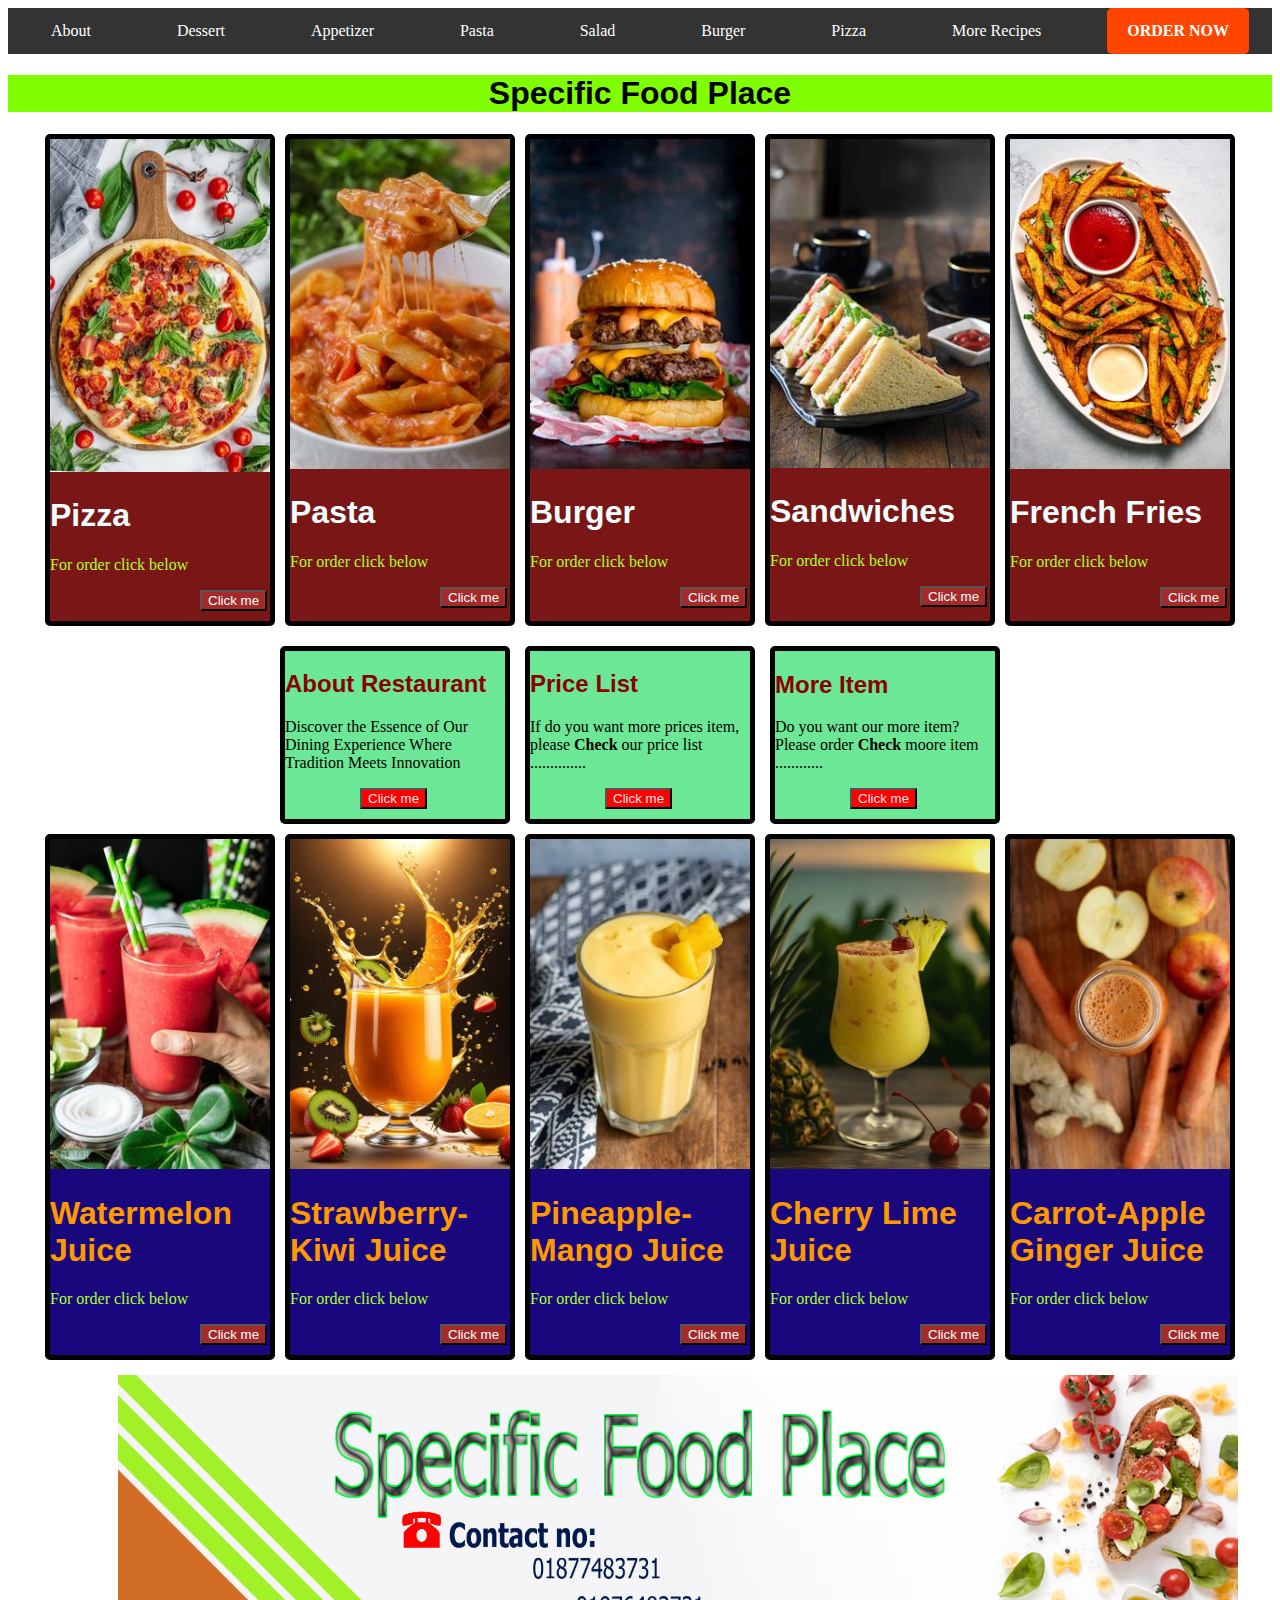
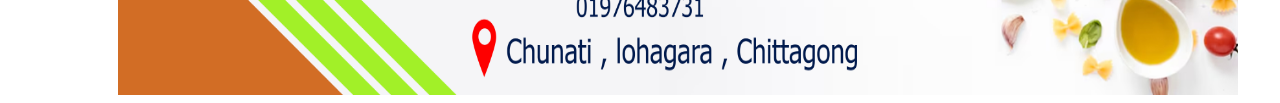
<file: index.html>
<!DOCTYPE html>
<html lang="en">

<head>
    <meta charset="UTF-8">
    <meta name="viewport" content="width=device-width, initial-scale=1.0">
    <title>Document</title>
    <link rel="stylesheet" href="style1.css">
    <style>
        .one {
            color: rgb(233, 233, 233);
            background-color: brown;
            margin-left: 150px;
            transition: background-color 0.3s ease, transform 0.5s ease;
            margin-bottom: 10px;
        }

        .one:hover {
            background-color: rgb(139, 0, 109);
            color: rgb(255, 255, 255);
            transform: scale(1.05);
        }

        .button2 {
            color: rgb(233, 233, 233);
            background-color: rgb(255, 0, 0);
            margin-left: 150px;
            transition: background-color 0.3s ease, transform 0.5s ease;
            margin-bottom: 10px;
        }

        .button2:hover {
            background-color: rgb(139, 0, 109);
            color: rgb(255, 255, 255);
            transform: scale(1.05);
        }

        body {
            background-image: url(https://img.freepik.com/free-vector/restaurant-mural-wallpaper_23-2148695092.jpg);

        }

        button a {
            text-decoration: none;
            color: azure;
        }

        span {
            font-weight: bolder;
        }
    </style>

</head>

<body>

    <header>
        <nav class="navbar" style="background-color: #333; overflow: hidden;">
            <ul class="nav-list" style="list-style-type: none; margin: 0; padding: 0; display: flex; justify-content: space-around;">
                <li style="display: inline;"><a href="about.html" style="color: white; padding: 14px 20px; text-decoration: none; display: block;">About</a></li>
                <li style="display: inline;"><a href="Dessert.html" style="color: white; padding: 14px 20px; text-decoration: none; display: block;">Dessert</a></li>
                <li style="display: inline;"><a href="Appetizer.html" style="color: white; padding: 14px 20px; text-decoration: none; display: block;">Appetizer</a></li>
                <li style="display: inline;"><a href="pasta.html" style="color: white; padding: 14px 20px; text-decoration: none; display: block;">Pasta</a></li>
                <li style="display: inline;"><a href="salad.html" style="color: white; padding: 14px 20px; text-decoration: none; display: block;">Salad</a></li>
                <li style="display: inline;"><a href="burger.html" style="color: white; padding: 14px 20px; text-decoration: none; display: block;">Burger</a></li>
                <li style="display: inline;"><a href="pizza.html" style="color: white; padding: 14px 20px; text-decoration: none; display: block;">Pizza</a></li>
                <li style="display: inline;"><a href="#" style="color: white; padding: 14px 20px; text-decoration: none; display: block;">More Recipes</a></li>
                <li style="display: inline;"><a href="order.html" style="background-color: #ff4500; color: white; padding: 14px 20px; border-radius: 5px; text-transform: uppercase; font-weight: bold; text-decoration: none; transition: background-color 0.3s ease;">Order Now</a></li>
            </ul>
        </nav>
    </header>
    
    <div style="background-color: chartreuse">
        <h1
            style="color: black; text-align: center; font-family: Impact, Haettenschweiler, 'Arial Narrow Bold', sans-serif; ">
            Specific Food Place</h1>
    </div>
    <div style="display: flex; gap: 10px; margin-top: 10px; justify-content: center; ">
        <div style=" border: 5px solid black; width: 220px; border-radius: 5px; background-color: rgb(122, 22, 22);">
            <img src="pizza.jpg" alt="Avatar" style="  width: 220px;  ">
            <div>
                <h1 style=" font-family: sans-serif; font-weight: bolder; color: azure">Pizza</h1>
                <p style="color: greenyellow;">For order click below</p>
                <button class="one" style="cursor: pointer ;  "> <a href="">Click me</a></button>
            </div>
        </div>
        <div style=" border: 5px solid black; width: 220px; border-radius: 5px; background-color: rgb(122, 22, 22);">
            <img src="pasta.jpg" alt="Avatar" style="  width: 220px; ">
            <div>
                <h1 style=" font-family: sans-serif; font-weight: bolder; color: azure">Pasta</h1>
                <p style="color: greenyellow;">For order click below</p>
                <button class="one" style="cursor: pointer ; "> <a href="pasta.html">Click me</a></button>
            </div>
        </div>
        <div style=" border: 5px solid black; width: 220px; border-radius: 5px; background-color: rgb(122, 22, 22);">
            <img src="burger.jpg" alt="Avatar" style="  width: 220px; ">
            <div>
                <h1 style=" font-family: sans-serif; font-weight: bolder; color: azure">Burger</h1>
                <p style="color: greenyellow;">For order click below</p>
                <button class="one" style="cursor: pointer;"> <a href="burger.html">Click me</a></button>
            </div>
        </div>
        <div style=" border: 5px solid black; width: 220px; border-radius: 5px; background-color: rgb(122, 22, 22);">
            <img src="sand.jpg" alt="Avatar" style="  width: 220px; ">
            <div>
                <h1 style=" font-family: sans-serif; font-weight: bolder; color: azure">Sandwiches</h1>
                <p style="color: greenyellow;">For order click below</p>
                <button class="one" style="cursor: pointer  ;   "> <a href="">Click me</a></button>
            </div>
        </div>
        <div style=" border: 5px solid black; width: 220px; border-radius: 5px; background-color: rgb(122, 22, 22);">
            <img src="frence.jpg" alt="Avatar" style="  width: 220px; ">
            <div>
                <h1 style=" font-family: sans-serif; font-weight: bolder; color: azure">French Fries</h1>
                <p style="color: greenyellow;">For order click below</p>
                <button class="one" style="cursor: pointer  ;   "> <a href="">Click me</a></button>
            </div>
        </div>
    </div>
    <div style="display: flex; align-items: center; justify-content: center; gap: 15px; border: 150px 150px;">
        <div
            style=" margin-top: 20px; border: 5px solid black; width: 220px; border-radius: 5px; background-color: rgb(108, 231, 149);">
            <h2 style="font-family: sans-serif; font-weight: bolder; color: darkred;">About Restaurant</h2>
            <p style="color:black;">Discover the Essence of Our Dining Experience
                Where Tradition Meets Innovation
            </p>
            <button class="button2" style="cursor: pointer; margin-left: 75px;"> <a href="about.html"></a>Click me</button>
        </div>
        <div
            style=" margin-top: 20px; border: 5px solid black; width: 220px; border-radius: 5px; background-color: rgb(108, 231, 149);">
            <h2 style="font-family: sans-serif; font-weight: bolder; color: darkred;">Price List</h2>
            <p style="color:black ;">If do you want more prices item, please <span>Check</span> our price list
                ..............

            </p>
            <button class="button2" style="cursor: pointer; margin-left: 75px;">Click me<a href=""></a></button>
        </div>
        <div
            style=" margin-top: 20px; border: 5px solid black; width: 220px; border-radius: 5px; background-color: rgb(108, 231, 149);">
            <h2 style="font-family: sans-serif;margin-top: 20px; font-weight: bolder; color:darkred">More Item</h2>
            <p style="color:black ;">Do you want our more item?  Please order <span>Check</span> moore item ............

            </p>
            <button class="button2" style="cursor: pointer; margin-left: 75px;">Click me<a href=""></a></button>
        </div>

    </div>
    <div style="display: flex; gap: 10px; margin-top: 10px; justify-content: center; ">
        <div style=" border: 5px solid black; width: 220px; border-radius: 5px; background-color: rgb(25, 7, 126);">
            <img src="wattermillon.jpg" alt="Avatar" style="  width: 220px;  ">
            <div>
                <h1 style=" font-family: sans-serif;  font-weight: bolder; color: rgb(255, 153, 0)">Watermelon Juice</h1>
                <p style="color: greenyellow;">For order click below</p>
                <button class="one" style="cursor: pointer ;  "> <a href="">Click me</a></button>
            </div>
        </div>
        <div style=" border: 5px solid black; width: 220px; border-radius: 5px; background-color: rgb(25, 7, 126);">
            <img src="stra.jpg" alt="Avatar" style="  width: 220px; ">
            <div>
                <h1 style=" font-family: sans-serif; font-weight: bolder; color: rgb(255, 153, 0)">Strawberry-Kiwi Juice</h1>
                <p style="color: greenyellow;">For order click below</p>
                <button class="one" style="cursor: pointer ; "> <a href="">Click me</a></button>
            </div>
        </div>
        <div style=" border: 5px solid black; width: 220px; border-radius: 5px; background-color: rgb(25, 7, 126);">
            <img src="pinaple.jpg" alt="Avatar" style="  width: 220px; ">
            <div>
                <h1 style=" font-family: sans-serif; font-weight: bolder; color: rgb(255, 153, 0)">Pineapple-Mango Juice</h1>
                <p style="color: greenyellow;">For order click below</p>
                <button class="one" style="cursor: pointer;"> <a href="">Click me</a></button>
            </div>
        </div>
        <div style=" border: 5px solid black; width: 220px; border-radius: 5px; background-color: rgb(25, 7, 126);">
            <img src="cherry.jpg" alt="Avatar" style="  width: 220px; ">
            <div>
                <h1 style=" font-family: sans-serif; font-weight: bolder; color: rgb(255, 153, 0)">Cherry Lime Juice</h1>
                <p style="color: greenyellow;">For order click below</p>
                <button class="one" style="cursor: pointer  ;   "> <a href="">Click me</a></button>
            </div>
        </div>
        <div style=" border: 5px solid black; width: 220px; border-radius: 5px; background-color: rgb(25, 7, 126);">
            <img src="carrrot.jpg" alt="Avatar" style="  width: 220px; ">
            <div>
                <h1 style=" font-family: sans-serif; font-weight: bolder; color: rgb(255, 153, 0)">Carrot-Apple Ginger Juice</h1>
                <p style="color: greenyellow;">For order click below</p>
                <button class="one" style="cursor: pointer  ;   "> <a href="">Click me</a></button>
            </div>
        </div>
    </div> 
<div>
    <img style="width: 1120px; height: 320px; justify-content: center; text-align: center;
     margin-top: 15px; align-items: center; display: flex; margin-left: 110px;" src="bannar2.jpg" alt="">
</div>    
  

</body>

</html>
</file>
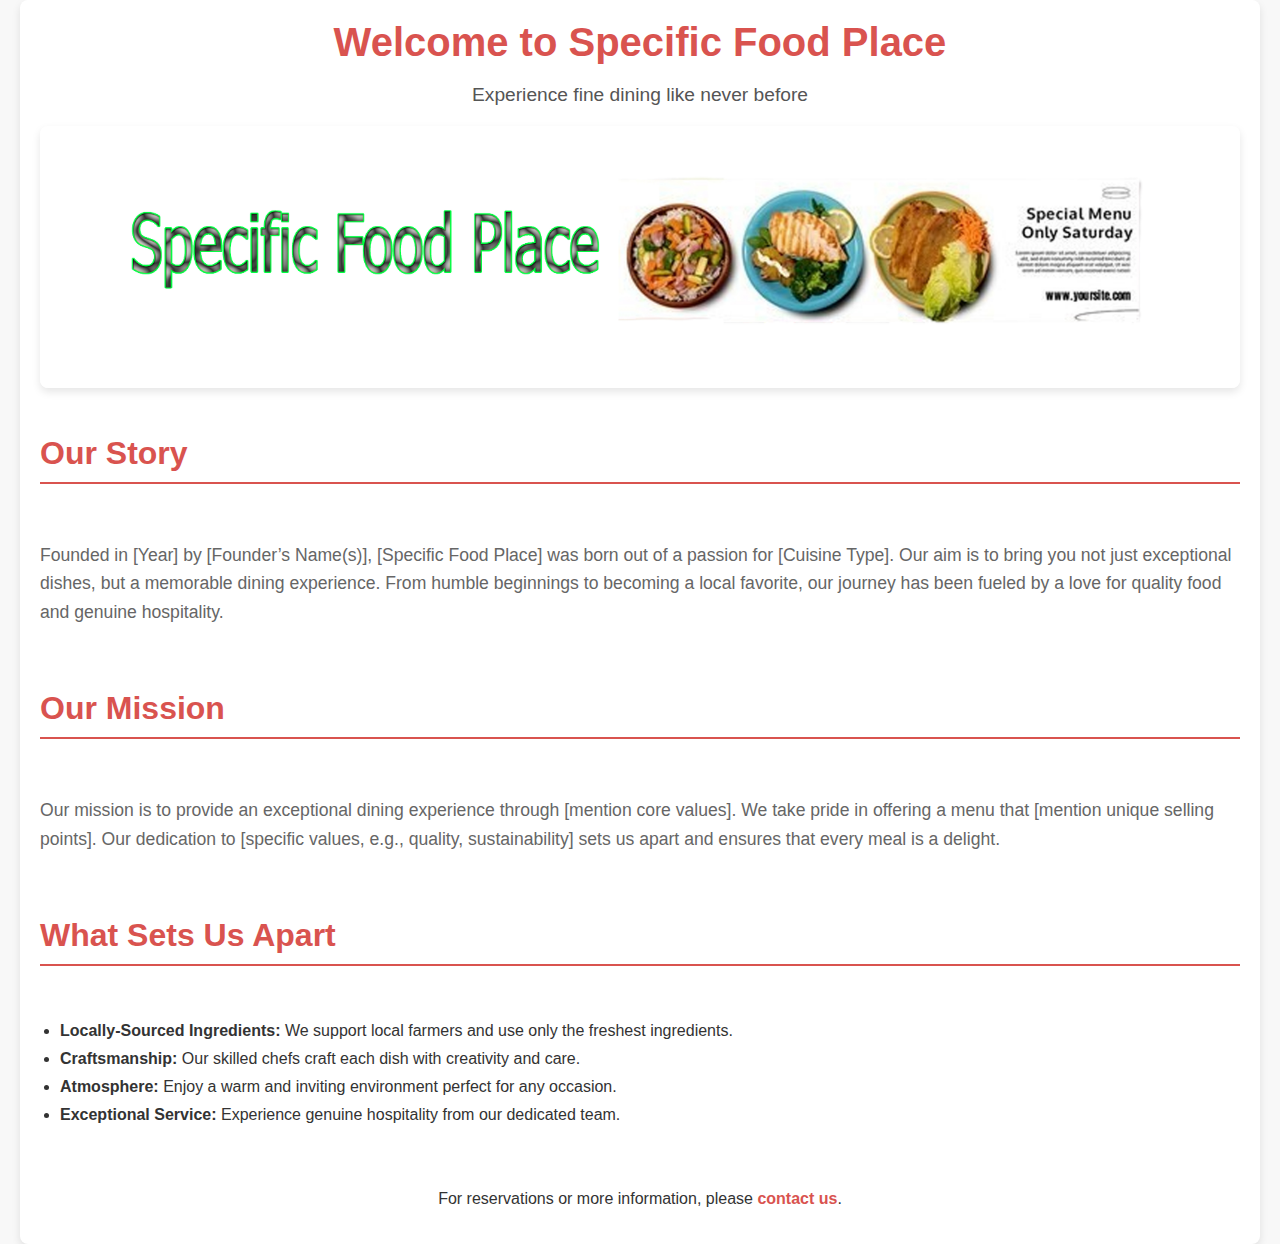
<file: about.html>
<!DOCTYPE html>
<html lang="en">
<head>
    <meta charset="UTF-8">
    <meta name="viewport" content="width=device-width, initial-scale=1.0">
    <title>Document</title>
</head>
<body>
    <!DOCTYPE html>
<html lang="en">
<head>
    <meta charset="UTF-8">
    <meta name="viewport" content="width=device-width, initial-scale=1.0">
    <title>About Us - [Restaurant Name]</title>
    <style>
        body {
            font-family: Arial, sans-serif;
            margin: 0;
            padding: 0;
            background-color: #f8f8f8;
            color: #333;
        }

        .about-section {
            max-width: 1200px;
            margin: 0 auto;
            padding: 20px;
            background-color: #fff;
            border-radius: 8px;
            box-shadow: 0 4px 8px rgba(0, 0, 0, 0.1);
            overflow: hidden;
        }

        .about-header {
            text-align: center;
            margin-bottom: 20px;
        }

        .about-header h1 {
            font-size: 2.5em;
            margin: 0;
            color: #d9534f;
        }

        .about-header p {
            font-size: 1.2em;
            color: #555;
        }

        .about-content {
            display: flex;
            flex-direction: column;
            gap: 20px;
        }

        .about-content img {
            width: 100%;
            height: auto;
            border-radius: 8px;
            box-shadow: 0 4px 8px rgba(0, 0, 0, 0.1);
        }

        .about-content h2 {
            font-size: 2em;
            color: #d9534f;
            border-bottom: 2px solid #d9534f;
            padding-bottom: 10px;
            margin-bottom: 20px;
        }

        .about-content p {
            font-size: 1.1em;
            line-height: 1.6;
            color: #666;
        }

        .about-content ul {
            list-style-type: disc;
            padding-left: 20px;
        }

        .about-content ul li {
            margin-bottom: 10px;
        }

        .contact-info {
            text-align: center;
            margin-top: 40px;
        }

        .contact-info a {
            color: #d9534f;
            text-decoration: none;
            font-weight: bold;
        }

        .contact-info a:hover {
            text-decoration: underline;
        }
    </style>
</head>
<body>
    <section class="about-section">
        <div class="about-header">
            <h1>Welcome to Specific Food Place</h1>
            <p>Experience fine dining like never before</p>
        </div>
        <div class="about-content">
            <img src="banner.jpg" alt="[Specific Food Place] Interior">
            <h2>Our Story</h2>
            <p>Founded in [Year] by [Founder’s Name(s)], [Specific Food Place] was born out of a passion for [Cuisine Type]. Our aim is to bring you not just exceptional dishes, but a memorable dining experience. From humble beginnings to becoming a local favorite, our journey has been fueled by a love for quality food and genuine hospitality.</p>
            
            <h2>Our Mission</h2>
            <p>Our mission is to provide an exceptional dining experience through [mention core values]. We take pride in offering a menu that [mention unique selling points]. Our dedication to [specific values, e.g., quality, sustainability] sets us apart and ensures that every meal is a delight.</p>

            <h2>What Sets Us Apart</h2>
            <ul>
                <li><strong>Locally-Sourced Ingredients:</strong> We support local farmers and use only the freshest ingredients.</li>
                <li><strong>Craftsmanship:</strong> Our skilled chefs craft each dish with creativity and care.</li>
                <li><strong>Atmosphere:</strong> Enjoy a warm and inviting environment perfect for any occasion.</li>
                <li><strong>Exceptional Service:</strong> Experience genuine hospitality from our dedicated team.</li>
            </ul>
        </div>
        <div class="contact-info">
            <p>For reservations or more information, please <a href="contact.html">contact us</a>.</p>
        </div>
    </section>
</body>
</html>

</body>
</html>
</file>
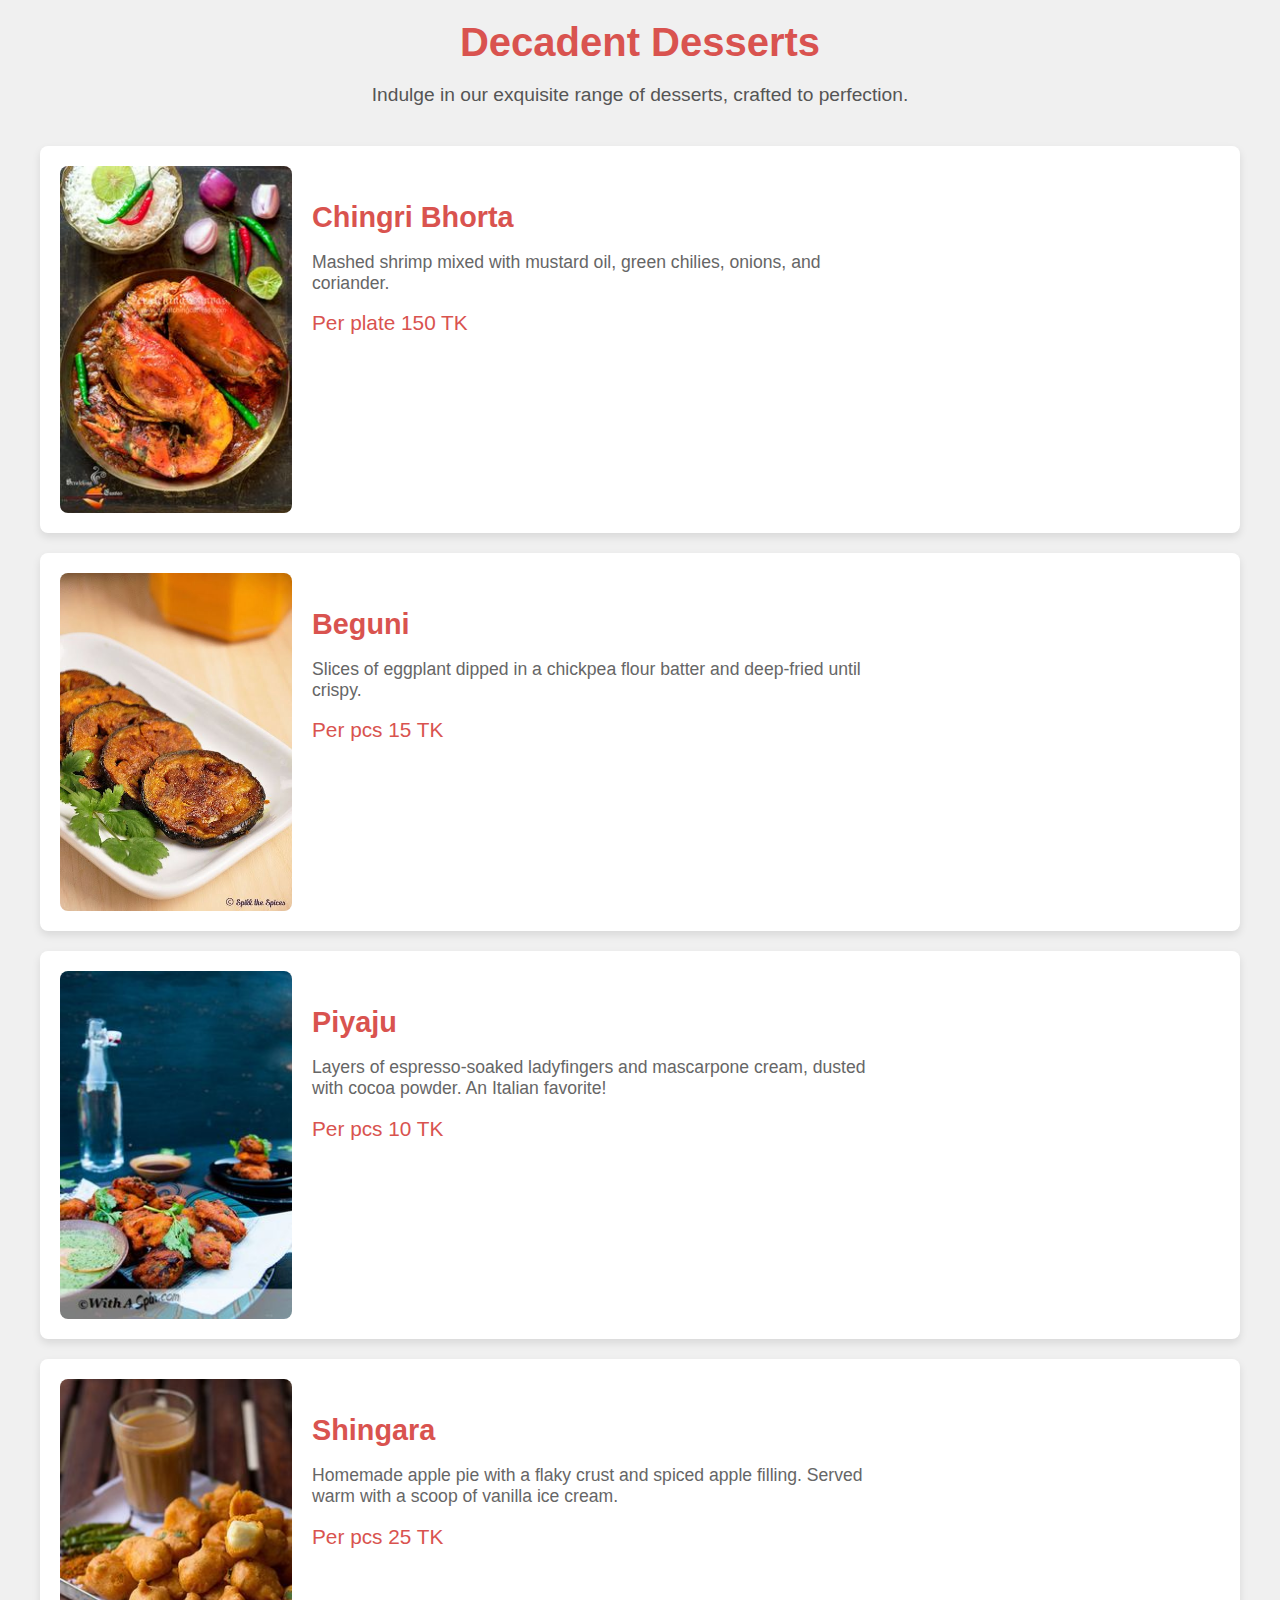
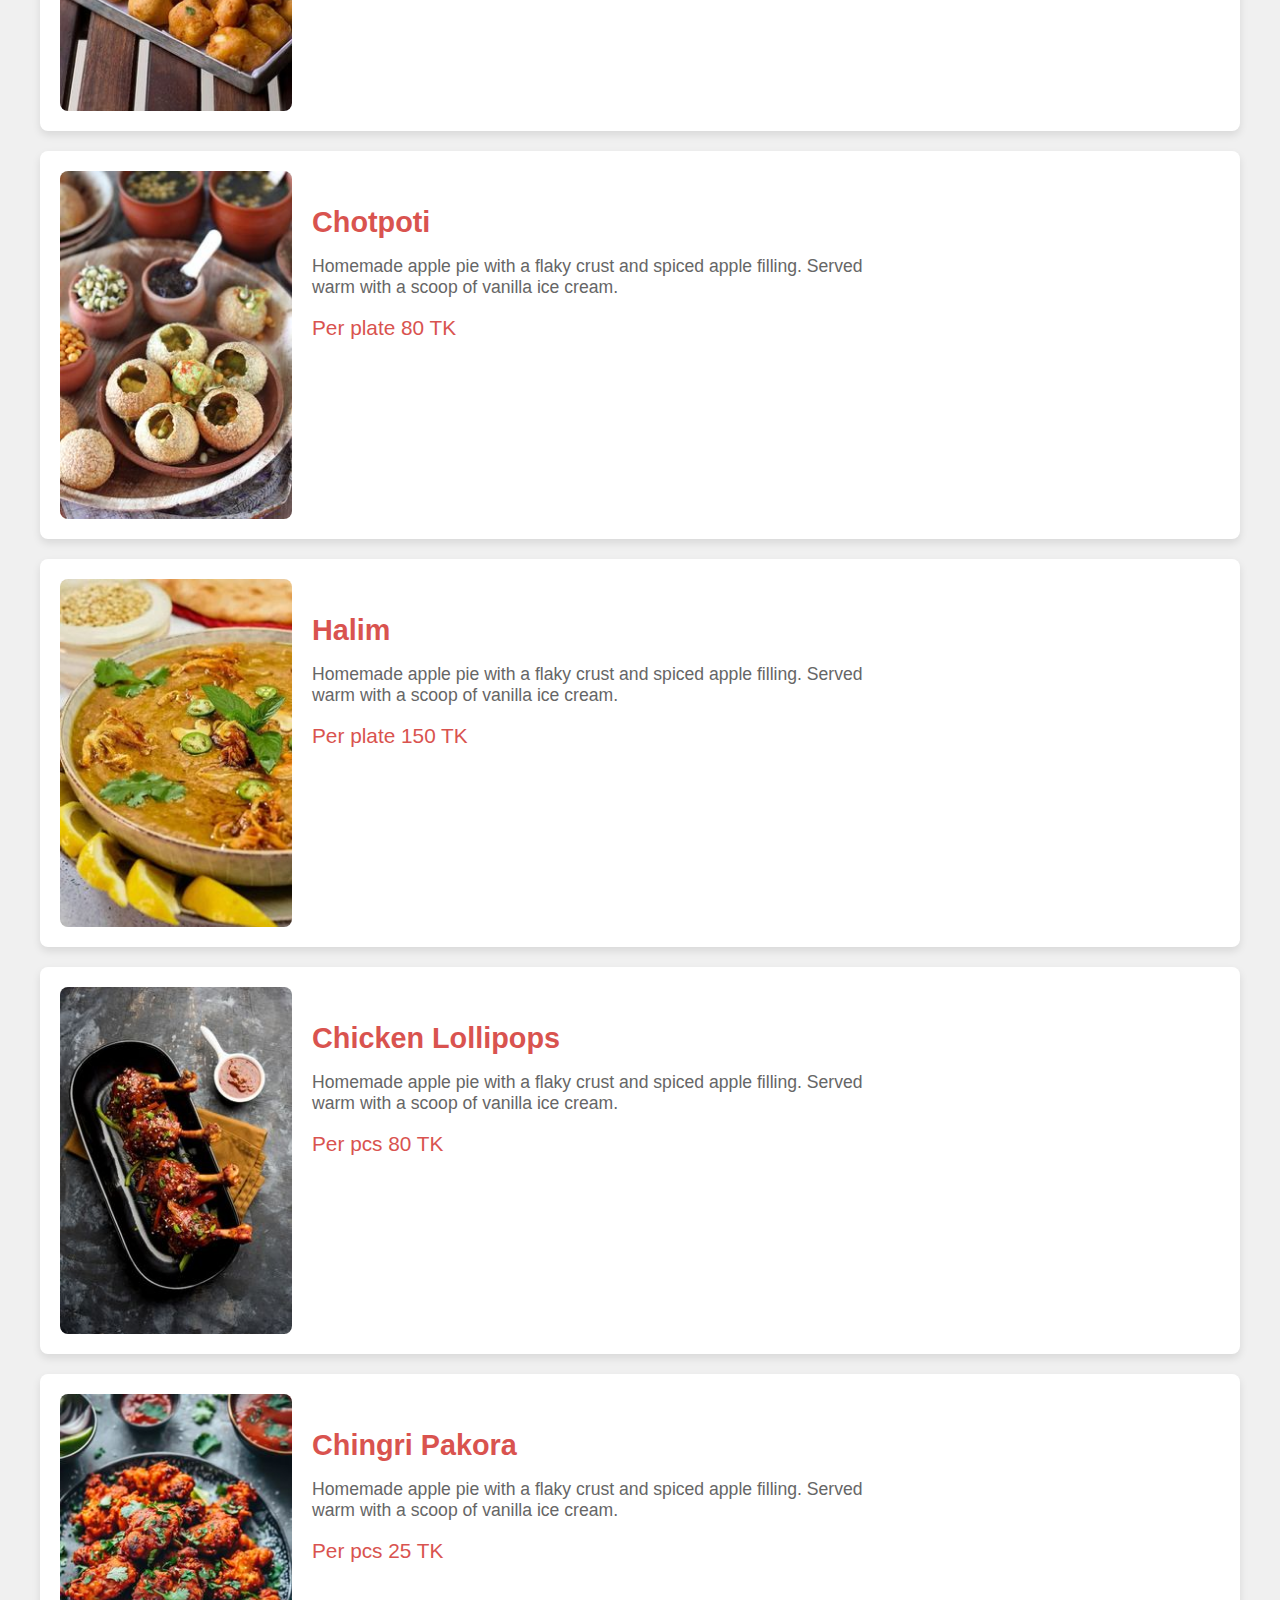
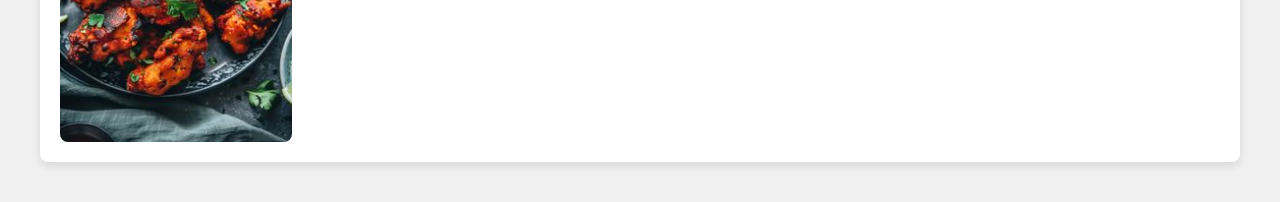
<file: Appetizer.html>
<!DOCTYPE html>
<html lang="en">
<head>
    <meta charset="UTF-8">
    <meta name="viewport" content="width=device-width, initial-scale=1.0">
    <title>Document</title>
</head>
<body>
    <!DOCTYPE html>
<html lang="en">
<head>
    <meta charset="UTF-8">
    <meta name="viewport" content="width=device-width, initial-scale=1.0">
    <title>Desserts Menu</title>
    <style>
        body {
            font-family: Arial, sans-serif;
            margin: 0;
            padding: 0;
            background-color: #f0f0f0;
            color: #333;
        }

        .dessert-section {
            max-width: 1200px;
            margin: 0 auto;
            padding: 20px;
        }

        .dessert-header {
            text-align: center;
            margin-bottom: 40px;
        }

        .dessert-header h1 {
            font-size: 2.5em;
            color: #d9534f;
            margin: 0;
        }

        .dessert-header p {
            font-size: 1.2em;
            color: #555;
        }

        .dessert-card {
            display: flex;
            flex-direction: column;
            align-items: center;
            background-color: #fff;
            border-radius: 8px;
            box-shadow: 0 4px 8px rgba(0, 0, 0, 0.1);
            overflow: hidden;
            margin-bottom: 20px;
            padding: 20px;
            transition: transform 0.3s, box-shadow 0.3s;
        }

        .dessert-card:hover {
            transform: translateY(-10px);
            box-shadow: 0 6px 12px rgba(0, 0, 0, 0.2);
        }

        .dessert-card img {
            width: 100%;
            height: auto;
            border-radius: 8px;
        }

        .dessert-card h2 {
            font-size: 1.8em;
            color: #d9534f;
            margin: 15px 0;
        }

        .dessert-card p {
            font-size: 1.1em;
            color: #666;
        }

        .dessert-card .price {
            font-size: 1.3em;
            color: #d9534f;
            margin-top: 10px;
        }

        @media screen and (min-width: 768px) {
            .dessert-card {
                flex-direction: row;
                align-items: flex-start;
            }

            .dessert-card img {
                width: 20%;
                height: auto;
            }

            .dessert-card-content {
                width: 50%;
                padding: 20px;
            }
        }
    </style>
</head>
<body>
    <section class="dessert-section">
        <div class="dessert-header">
            <h1>Decadent Desserts</h1>
            <p>Indulge in our exquisite range of desserts, crafted to perfection.</p>
        </div>
        <div class="dessert-card">
            <img src="./appitizer/cingri.jpg" alt="Chingri Bhorta">
            <div class="dessert-card-content">
                <h2>Chingri Bhorta</h2>
                <p>Mashed shrimp mixed with mustard oil, green chilies, onions, and coriander.</p>
                <div class="price"> Per plate 150 TK</div>
            </div>
        </div>
        <div class="dessert-card">
            <img src="./appitizer/beguni.jpg" alt="Beguni">
            <div class="dessert-card-content">
                <h2>Beguni</h2>
                <p>Slices of eggplant dipped in a chickpea flour batter and deep-fried until crispy.</p>
                <div class="price"> Per pcs 15 TK</div>
            </div>
        </div>
        <div class="dessert-card">
            <img src="./appitizer/piyajo.jpg" alt="Piyaju">
            <div class="dessert-card-content">
                <h2>Piyaju</h2>
                <p>Layers of espresso-soaked ladyfingers and mascarpone cream, dusted with cocoa powder. An Italian favorite!</p>
                <div class="price">Per pcs 10 TK</div>
            </div>
        </div>
        <div class="dessert-card">
            <img src="./appitizer/singara.jpg" sizes="100px" alt="Shingara">
            <div class="dessert-card-content">
                <h2>Shingara</h2>
                <p>Homemade apple pie with a flaky crust and spiced apple filling. Served warm with a scoop of vanilla ice cream.</p>
                <div class="price">Per pcs 25 TK</div>
            </div>
        </div>
        <div class="dessert-card">
            <img src="./appitizer/chotpoti.jpg" sizes="100px" alt="Chotpoti">
            <div class="dessert-card-content">
                <h2>Chotpoti</h2>
                <p>Homemade apple pie with a flaky crust and spiced apple filling. Served warm with a scoop of vanilla ice cream.</p>
                <div class="price">Per plate 80 TK</div>
            </div>
        </div>
        <div class="dessert-card">
            <img src="./appitizer/halim.jpg" sizes="100px" alt="Halim">
            <div class="dessert-card-content">
                <h2>Halim</h2>
                <p>Homemade apple pie with a flaky crust and spiced apple filling. Served warm with a scoop of vanilla ice cream.</p>
                <div class="price">Per plate 150 TK</div>
            </div>
        </div>
        <div class="dessert-card">
            <img src="./appitizer/chiken lolipop.jpg" sizes="100px" alt="Chicken Lollipops">
            <div class="dessert-card-content">
                <h2>Chicken Lollipops</h2>
                <p>Homemade apple pie with a flaky crust and spiced apple filling. Served warm with a scoop of vanilla ice cream.</p>
                <div class="price">Per pcs 80 TK</div>
            </div>
        </div>
        <div class="dessert-card">
            <img src="./appitizer/chicken pakura.jpg" sizes="100px" alt="Chingri Pakora">
            <div class="dessert-card-content">
                <h2>Chingri Pakora</h2>
                <p>Homemade apple pie with a flaky crust and spiced apple filling. Served warm with a scoop of vanilla ice cream.</p>
                <div class="price">Per pcs 25 TK</div>
            </div>
        </div>
    </section>
</body>
</html>

</body>
</html>
</file>
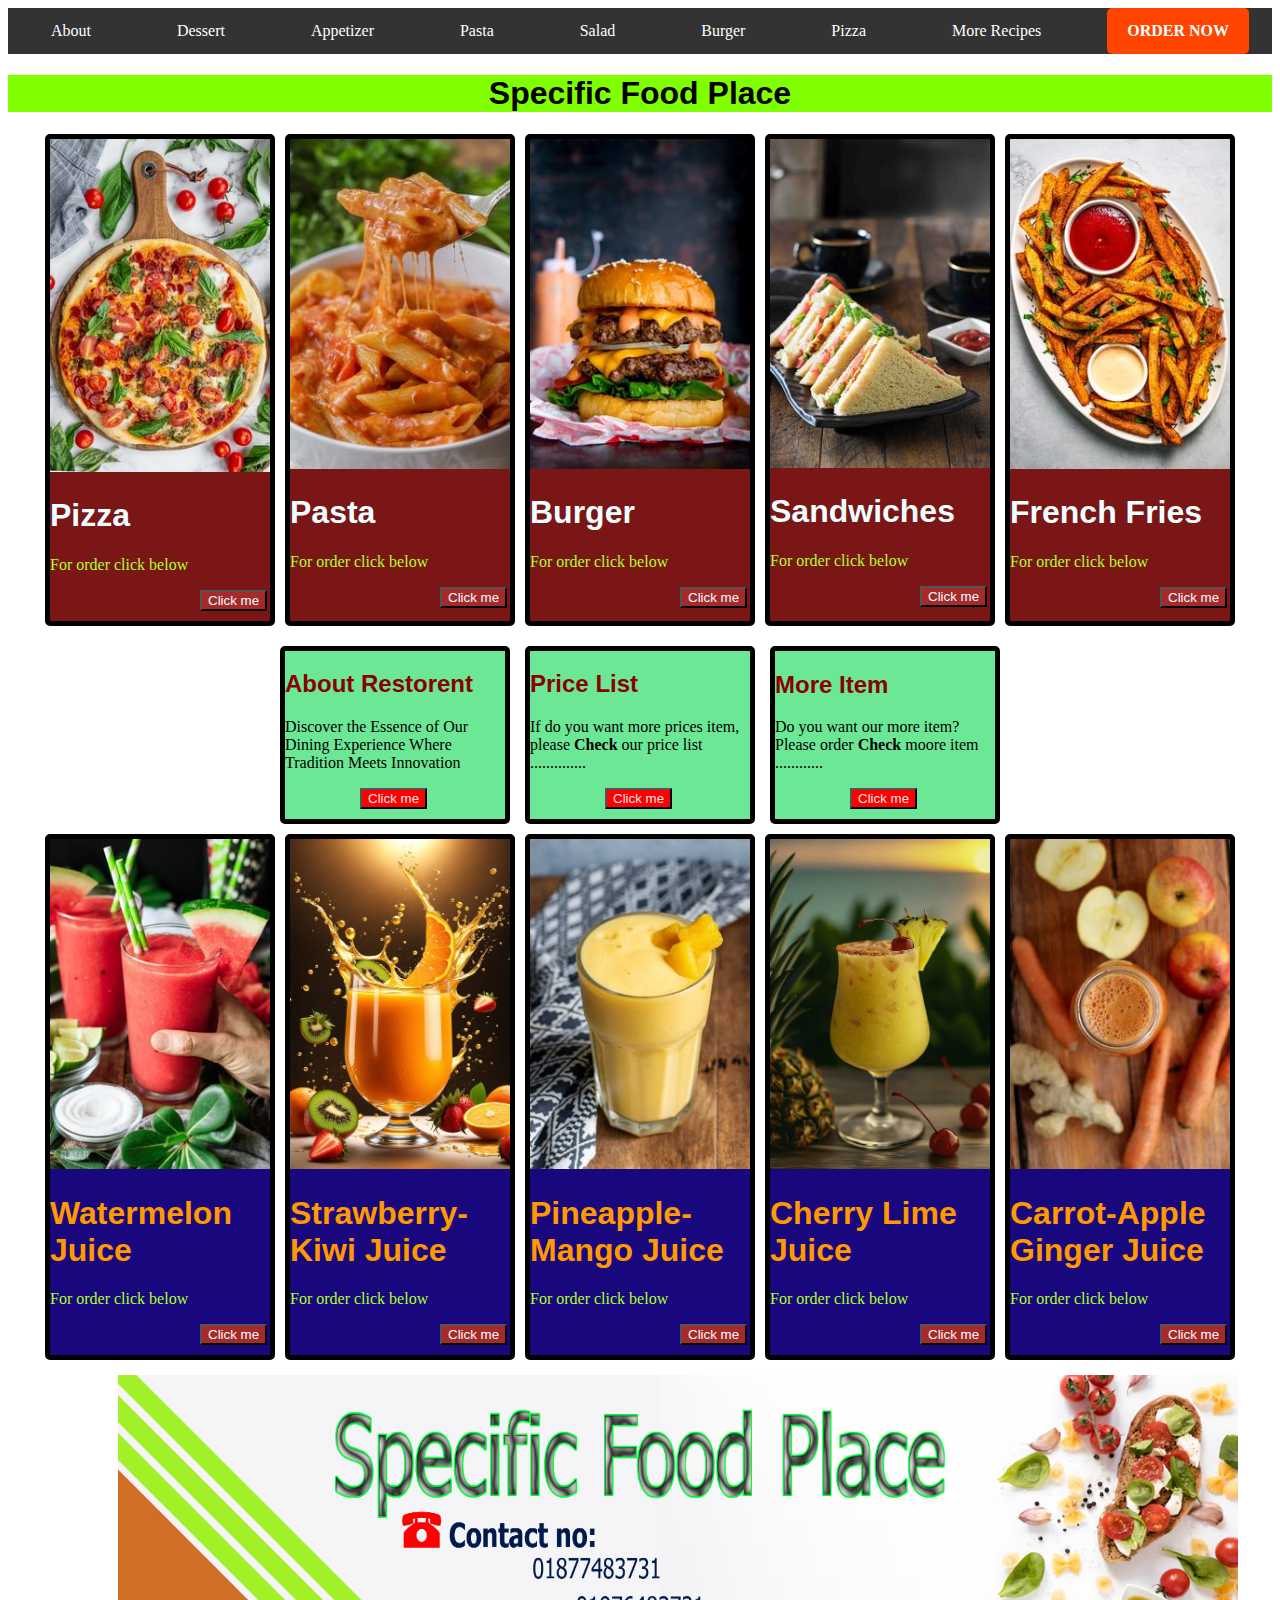
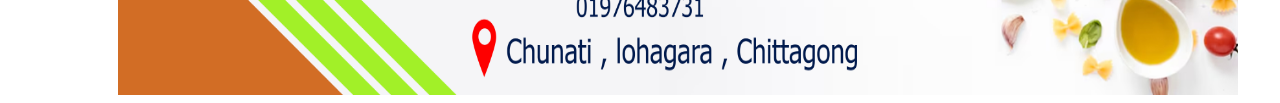
<file: index_leader.html>
<!DOCTYPE html>
<html lang="en">

<head>
    <meta charset="UTF-8">
    <meta name="viewport" content="width=device-width, initial-scale=1.0">
    <title>Document</title>
    <link rel="stylesheet" href="style1.css">
    <style>
        .one {
            color: rgb(233, 233, 233);
            background-color: brown;
            margin-left: 150px;
            transition: background-color 0.3s ease, transform 0.5s ease;
            margin-bottom: 10px;
        }

        .one:hover {
            background-color: rgb(139, 0, 109);
            color: rgb(255, 255, 255);
            transform: scale(1.05);
        }

        .button2 {
            color: rgb(233, 233, 233);
            background-color: rgb(255, 0, 0);
            margin-left: 150px;
            transition: background-color 0.3s ease, transform 0.5s ease;
            margin-bottom: 10px;
        }

        .button2:hover {
            background-color: rgb(139, 0, 109);
            color: rgb(255, 255, 255);
            transform: scale(1.05);
        }

        body {
            background-image: url(https://img.freepik.com/free-vector/restaurant-mural-wallpaper_23-2148695092.jpg);

        }

        button a {
            text-decoration: none;
            color: azure;
        }

        span {
            font-weight: bolder;
        }
    </style>

</head>

<body>

    <header>
        <nav class="navbar" style="background-color: #333; overflow: hidden;">
            <ul class="nav-list" style="list-style-type: none; margin: 0; padding: 0; display: flex; justify-content: space-around;">
                <li style="display: inline;"><a href="about.html" style="color: white; padding: 14px 20px; text-decoration: none; display: block;">About</a></li>
                <li style="display: inline;"><a href="Dessert.html" style="color: white; padding: 14px 20px; text-decoration: none; display: block;">Dessert</a></li>
                <li style="display: inline;"><a href="Appetizer.html" style="color: white; padding: 14px 20px; text-decoration: none; display: block;">Appetizer</a></li>
                <li style="display: inline;"><a href="pasta.html" style="color: white; padding: 14px 20px; text-decoration: none; display: block;">Pasta</a></li>
                <li style="display: inline;"><a href="salad.html" style="color: white; padding: 14px 20px; text-decoration: none; display: block;">Salad</a></li>
                <li style="display: inline;"><a href="burger.html" style="color: white; padding: 14px 20px; text-decoration: none; display: block;">Burger</a></li>
                <li style="display: inline;"><a href="pizza.html" style="color: white; padding: 14px 20px; text-decoration: none; display: block;">Pizza</a></li>
                <li style="display: inline;"><a href="#" style="color: white; padding: 14px 20px; text-decoration: none; display: block;">More Recipes</a></li>
                <li style="display: inline;"><a href="order.html" style="background-color: #ff4500; color: white; padding: 14px 20px; border-radius: 5px; text-transform: uppercase; font-weight: bold; text-decoration: none; transition: background-color 0.3s ease;">Order Now</a></li>
            </ul>
        </nav>
    </header>
    
    <div style="background-color: chartreuse">
        <h1
            style="color: black; text-align: center; font-family: Impact, Haettenschweiler, 'Arial Narrow Bold', sans-serif; ">
            Specific Food Place</h1>
    </div>
    <div style="display: flex; gap: 10px; margin-top: 10px; justify-content: center; ">
        <div style=" border: 5px solid black; width: 220px; border-radius: 5px; background-color: rgb(122, 22, 22);">
            <img src="pizza.jpg" alt="Avatar" style="  width: 220px;  ">
            <div>
                <h1 style=" font-family: sans-serif; font-weight: bolder; color: azure">Pizza</h1>
                <p style="color: greenyellow;">For order click below</p>
                <button class="one" style="cursor: pointer ;  "> <a href="">Click me</a></button>
            </div>
        </div>
        <div style=" border: 5px solid black; width: 220px; border-radius: 5px; background-color: rgb(122, 22, 22);">
            <img src="pasta.jpg" alt="Avatar" style="  width: 220px; ">
            <div>
                <h1 style=" font-family: sans-serif; font-weight: bolder; color: azure">Pasta</h1>
                <p style="color: greenyellow;">For order click below</p>
                <button class="one" style="cursor: pointer ; "> <a href="pasta.html">Click me</a></button>
            </div>
        </div>
        <div style=" border: 5px solid black; width: 220px; border-radius: 5px; background-color: rgb(122, 22, 22);">
            <img src="burger.jpg" alt="Avatar" style="  width: 220px; ">
            <div>
                <h1 style=" font-family: sans-serif; font-weight: bolder; color: azure">Burger</h1>
                <p style="color: greenyellow;">For order click below</p>
                <button class="one" style="cursor: pointer;"> <a href="burger.html">Click me</a></button>
            </div>
        </div>
        <div style=" border: 5px solid black; width: 220px; border-radius: 5px; background-color: rgb(122, 22, 22);">
            <img src="sand.jpg" alt="Avatar" style="  width: 220px; ">
            <div>
                <h1 style=" font-family: sans-serif; font-weight: bolder; color: azure">Sandwiches</h1>
                <p style="color: greenyellow;">For order click below</p>
                <button class="one" style="cursor: pointer  ;   "> <a href="">Click me</a></button>
            </div>
        </div>
        <div style=" border: 5px solid black; width: 220px; border-radius: 5px; background-color: rgb(122, 22, 22);">
            <img src="frence.jpg" alt="Avatar" style="  width: 220px; ">
            <div>
                <h1 style=" font-family: sans-serif; font-weight: bolder; color: azure">French Fries</h1>
                <p style="color: greenyellow;">For order click below</p>
                <button class="one" style="cursor: pointer  ;   "> <a href="">Click me</a></button>
            </div>
        </div>
    </div>
    <div style="display: flex; align-items: center; justify-content: center; gap: 15px; border: 150px 150px;">
        <div
            style=" margin-top: 20px; border: 5px solid black; width: 220px; border-radius: 5px; background-color: rgb(108, 231, 149);">
            <h2 style="font-family: sans-serif; font-weight: bolder; color: darkred;">About Restorent</h2>
            <p style="color:black;">Discover the Essence of Our Dining Experience
                Where Tradition Meets Innovation
            </p>
            <button class="button2" style="cursor: pointer; margin-left: 75px;"> <a href="about.html"></a>Click me</button>
        </div>
        <div
            style=" margin-top: 20px; border: 5px solid black; width: 220px; border-radius: 5px; background-color: rgb(108, 231, 149);">
            <h2 style="font-family: sans-serif; font-weight: bolder; color: darkred;">Price List</h2>
            <p style="color:black ;">If do you want more prices item, please <span>Check</span> our price list
                ..............

            </p>
            <button class="button2" style="cursor: pointer; margin-left: 75px;">Click me<a href=""></a></button>
        </div>
        <div
            style=" margin-top: 20px; border: 5px solid black; width: 220px; border-radius: 5px; background-color: rgb(108, 231, 149);">
            <h2 style="font-family: sans-serif;margin-top: 20px; font-weight: bolder; color:darkred">More Item</h2>
            <p style="color:black ;">Do you want our more item?  Please order <span>Check</span> moore item ............

            </p>
            <button class="button2" style="cursor: pointer; margin-left: 75px;">Click me<a href=""></a></button>
        </div>

    </div>
    <div style="display: flex; gap: 10px; margin-top: 10px; justify-content: center; ">
        <div style=" border: 5px solid black; width: 220px; border-radius: 5px; background-color: rgb(25, 7, 126);">
            <img src="wattermillon.jpg" alt="Avatar" style="  width: 220px;  ">
            <div>
                <h1 style=" font-family: sans-serif;  font-weight: bolder; color: rgb(255, 153, 0)">Watermelon Juice</h1>
                <p style="color: greenyellow;">For order click below</p>
                <button class="one" style="cursor: pointer ;  "> <a href="">Click me</a></button>
            </div>
        </div>
        <div style=" border: 5px solid black; width: 220px; border-radius: 5px; background-color: rgb(25, 7, 126);">
            <img src="stra.jpg" alt="Avatar" style="  width: 220px; ">
            <div>
                <h1 style=" font-family: sans-serif; font-weight: bolder; color: rgb(255, 153, 0)">Strawberry-Kiwi Juice</h1>
                <p style="color: greenyellow;">For order click below</p>
                <button class="one" style="cursor: pointer ; "> <a href="">Click me</a></button>
            </div>
        </div>
        <div style=" border: 5px solid black; width: 220px; border-radius: 5px; background-color: rgb(25, 7, 126);">
            <img src="pinaple.jpg" alt="Avatar" style="  width: 220px; ">
            <div>
                <h1 style=" font-family: sans-serif; font-weight: bolder; color: rgb(255, 153, 0)">Pineapple-Mango Juice</h1>
                <p style="color: greenyellow;">For order click below</p>
                <button class="one" style="cursor: pointer;"> <a href="">Click me</a></button>
            </div>
        </div>
        <div style=" border: 5px solid black; width: 220px; border-radius: 5px; background-color: rgb(25, 7, 126);">
            <img src="cherry.jpg" alt="Avatar" style="  width: 220px; ">
            <div>
                <h1 style=" font-family: sans-serif; font-weight: bolder; color: rgb(255, 153, 0)">Cherry Lime Juice</h1>
                <p style="color: greenyellow;">For order click below</p>
                <button class="one" style="cursor: pointer  ;   "> <a href="">Click me</a></button>
            </div>
        </div>
        <div style=" border: 5px solid black; width: 220px; border-radius: 5px; background-color: rgb(25, 7, 126);">
            <img src="carrrot.jpg" alt="Avatar" style="  width: 220px; ">
            <div>
                <h1 style=" font-family: sans-serif; font-weight: bolder; color: rgb(255, 153, 0)">Carrot-Apple Ginger Juice</h1>
                <p style="color: greenyellow;">For order click below</p>
                <button class="one" style="cursor: pointer  ;   "> <a href="">Click me</a></button>
            </div>
        </div>
    </div> 
<div>
    <img style="width: 1120px; height: 320px; justify-content: center; text-align: center;
     margin-top: 15px; align-items: center; display: flex; margin-left: 110px;" src="bannar2.jpg" alt="">
</div>    
  

</body>

</html>
</file>
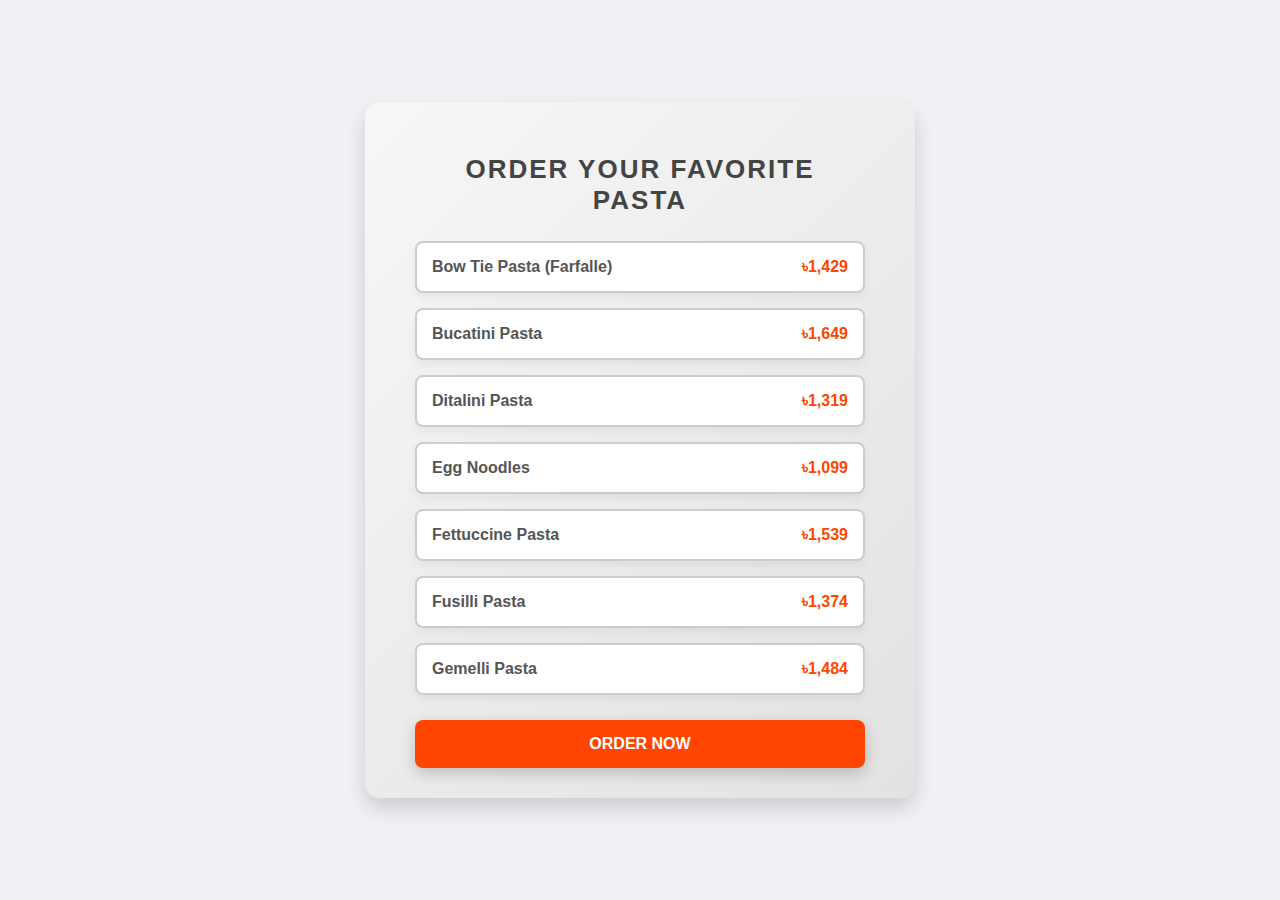
<file: pasta.html>
<!DOCTYPE html>
<html lang="en">
<head>
    <meta charset="UTF-8">
    <meta name="viewport" content="width=device-width, initial-scale=1.0">
    <title>Document</title>
</head>
<!DOCTYPE html>
<html lang="en">
<head>
    <meta charset="UTF-8">
    <meta name="viewport" content="width=device-width, initial-scale=1.0">
    <title>Pasta Order</title>
</head>
<body style="font-family: 'Segoe UI', Tahoma, Geneva, Verdana, sans-serif; background-color: #f0f0f5; display: flex; justify-content: center; align-items: center; height: 100vh; margin: 0;">

    <div style="background: linear-gradient(135deg, #f7f7f7, #e2e2e2); padding: 30px 50px; border-radius: 15px; box-shadow: 0 10px 20px rgba(0, 0, 0, 0.15); max-width: 450px; width: 100%; text-align: center;">
        <h2 style="color: #444; font-size: 26px; margin-bottom: 25px; text-transform: uppercase; letter-spacing: 2px;">Order Your Favorite Pasta</h2>
        
        <ul style="list-style-type: none; padding: 0; margin: 0 0 25px 0;">
            <li style="margin-bottom: 15px; padding: 15px; border: 2px solid #ccc; border-radius: 8px; background: #fff; display: flex; justify-content: space-between; align-items: center; box-shadow: 0 5px 10px rgba(0, 0, 0, 0.05); transition: transform 0.3s ease;">
                <span style="font-weight: bold; color: #555;">Bow Tie Pasta (Farfalle)</span>
                <span style="color: #ff4500; font-weight: bold;"> ৳1,429</span>
            </li>
            <li style="margin-bottom: 15px; padding: 15px; border: 2px solid #ccc; border-radius: 8px; background: #fff; display: flex; justify-content: space-between; align-items: center; box-shadow: 0 5px 10px rgba(0, 0, 0, 0.05); transition: transform 0.3s ease;">
                <span style="font-weight: bold; color: #555;">Bucatini Pasta</span>
                <span style="color: #ff4500; font-weight: bold;"> ৳1,649</span>
            </li>
            <li style="margin-bottom: 15px; padding: 15px; border: 2px solid #ccc; border-radius: 8px; background: #fff; display: flex; justify-content: space-between; align-items: center; box-shadow: 0 5px 10px rgba(0, 0, 0, 0.05); transition: transform 0.3s ease;">
                <span style="font-weight: bold; color: #555;">Ditalini Pasta</span>
                <span style="color: #ff4500; font-weight: bold;">৳1,319</span>
            </li>
            <li style="margin-bottom: 15px; padding: 15px; border: 2px solid #ccc; border-radius: 8px; background: #fff; display: flex; justify-content: space-between; align-items: center; box-shadow: 0 5px 10px rgba(0, 0, 0, 0.05); transition: transform 0.3s ease;">
                <span style="font-weight: bold; color: #555;">Egg Noodles</span>
                <span style="color: #ff4500; font-weight: bold;">৳1,099</span>
            </li>
            <li style="margin-bottom: 15px; padding: 15px; border: 2px solid #ccc; border-radius: 8px; background: #fff; display: flex; justify-content: space-between; align-items: center; box-shadow: 0 5px 10px rgba(0, 0, 0, 0.05); transition: transform 0.3s ease;">
                <span style="font-weight: bold; color: #555;">Fettuccine Pasta</span>
                <span style="color: #ff4500; font-weight: bold;">৳1,539</span>
            </li>
            <li style="margin-bottom: 15px; padding: 15px; border: 2px solid #ccc; border-radius: 8px; background: #fff; display: flex; justify-content: space-between; align-items: center; box-shadow: 0 5px 10px rgba(0, 0, 0, 0.05); transition: transform 0.3s ease;">
                <span style="font-weight: bold; color: #555;">Fusilli Pasta</span>
                <span style="color: #ff4500; font-weight: bold;">৳1,374</span>
            </li>
            <li style="margin-bottom: 15px; padding: 15px; border: 2px solid #ccc; border-radius: 8px; background: #fff; display: flex; justify-content: space-between; align-items: center; box-shadow: 0 5px 10px rgba(0, 0, 0, 0.05); transition: transform 0.3s ease;">
                <span style="font-weight: bold; color: #555;">Gemelli Pasta</span>
                <span style="color: #ff4500; font-weight: bold;">৳1,484</span>
            </li>
        </ul>

        <a href="order.html" style="display: inline-block; text-align: center; background-color: #ff4500; color: white; padding: 15px 0; border-radius: 8px; text-decoration: none; font-weight: bold; text-transform: uppercase; width: 100%; box-shadow: 0 5px 15px rgba(0, 0, 0, 0.2); transition: background-color 0.3s ease, transform 0.3s ease;">
            Order Now
        </a>
    </div>

</body>


</body>
</html>

    
   
    
   
    
    
    
</body>
</html>
</file>
<file: style1.css>
Basic reset to remove default styles
/* .one li{
    float: left;
    color: darkgreen;
    background-color: #fff;
} */

/* .contain li{
    align-items: center; 
    

} */
/* .btn{
    border: none;
    background: none;
    cursor: pointer;
    font: inherit;
    padding: 30px;
    margin-left: 20px;
}
.contain{ */
    /* text-align: center;
    margin-top: 100px;
} */

body {
    margin: 0;
    font-family: Arial, sans-serif;
}

.navbar {
    background-color: #333;
}

.nav-list {
    list-style-type: none;
    margin: 0;
    padding: 0;
    overflow: hidden;
}

.nav-list li {
    float: left;
}

.nav-list li a {
    display: block;
    color: white;
    text-align: center;
    padding: 14px 16px;
    text-decoration: none;
}

.nav-list li a:hover {
    background-color: #111;
}
</file>
